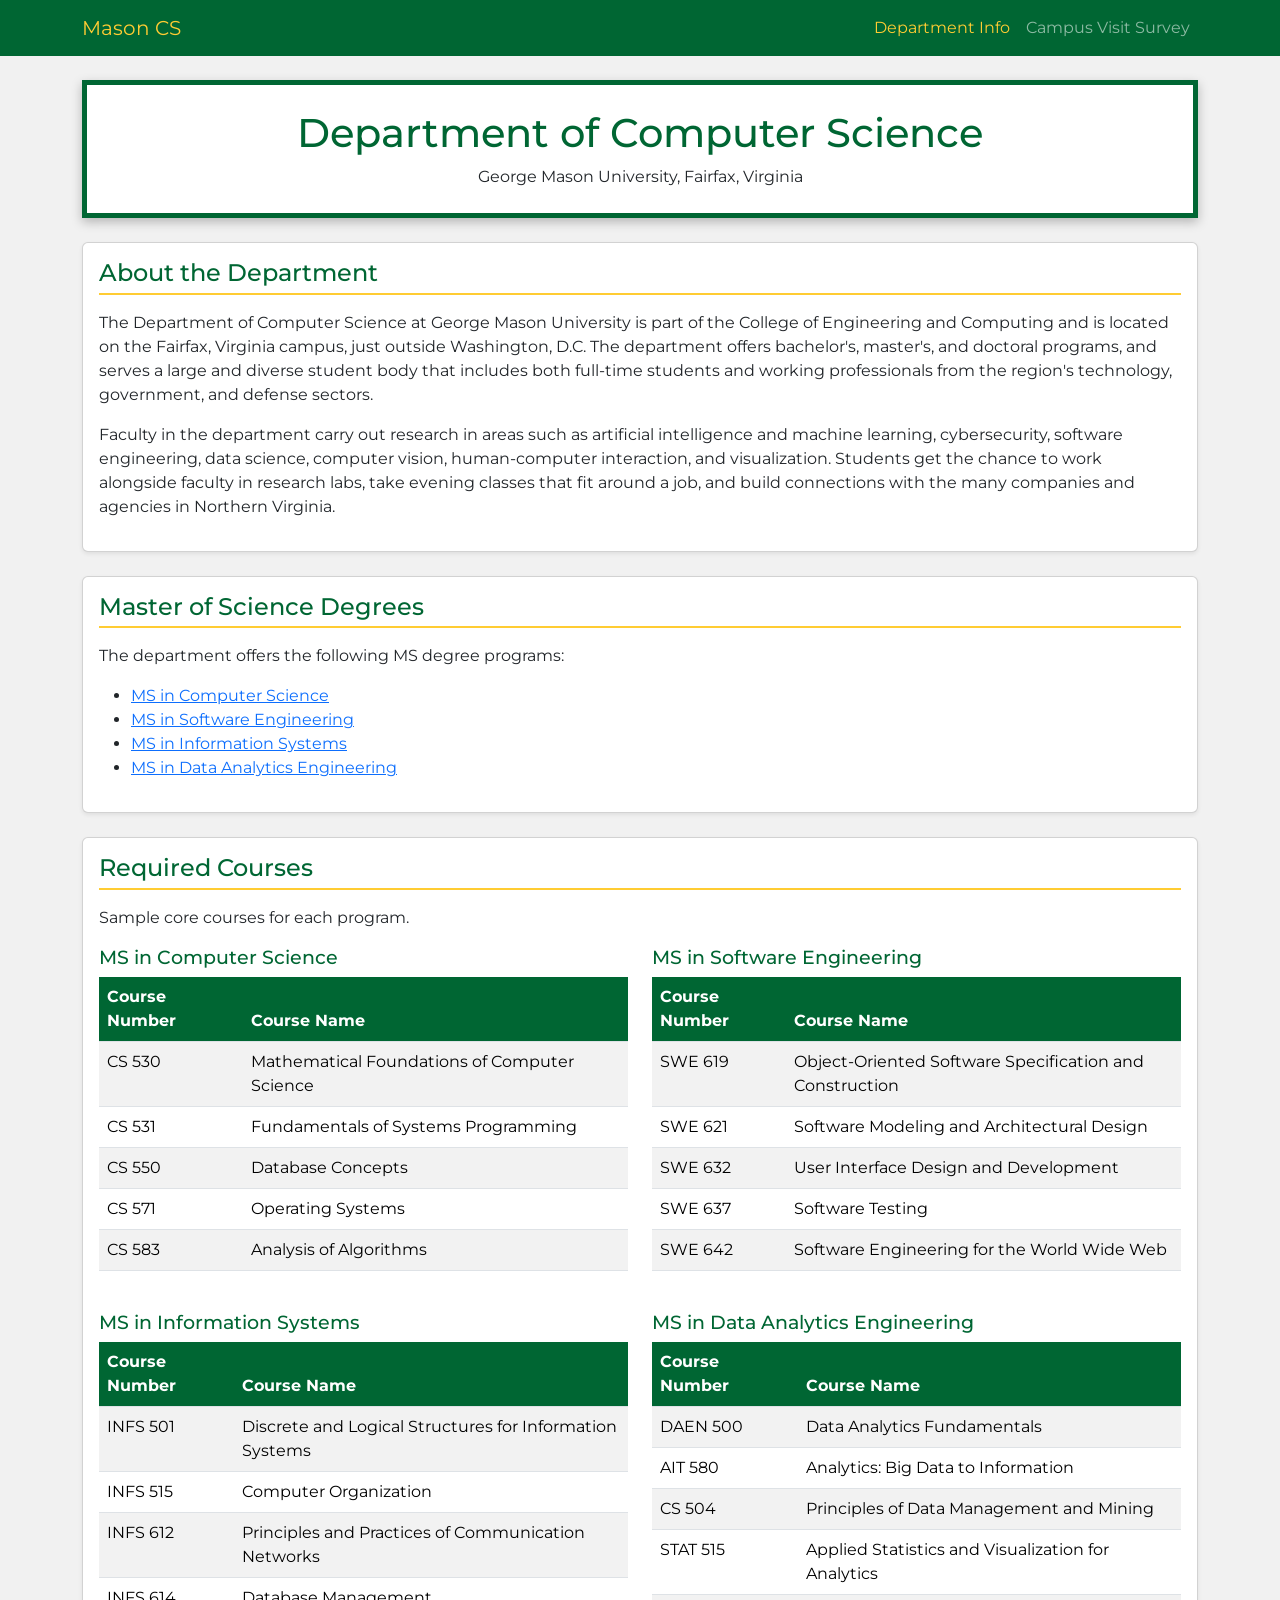
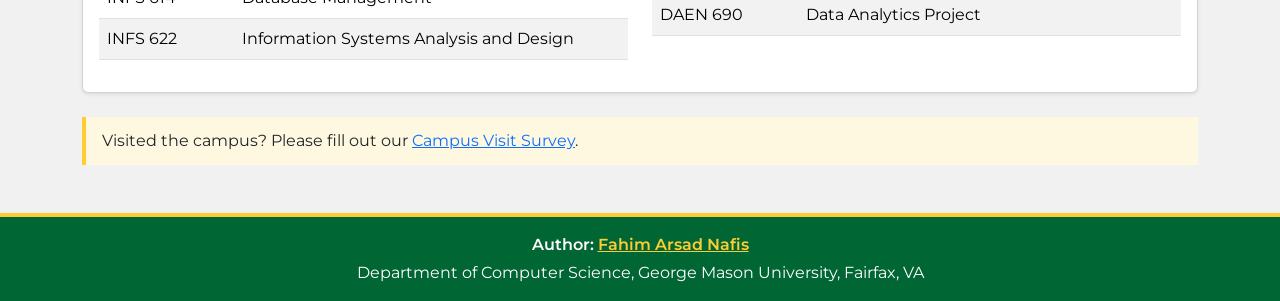
<file: 2/index.html>
<!DOCTYPE html>
<!--
Author: Fahim Arsad Nafis
Link: https://www.linkedin.com/in/fahim-arsad/
-->
<html lang="en">
<head>
<meta charset="utf-8">
<meta name="viewport" content="width=device-width, initial-scale=1">
<title>GMU Computer Science Department</title>
<link rel="stylesheet" href="https://cdn.jsdelivr.net/npm/bootstrap@5.3.3/dist/css/bootstrap.min.css">
<link rel="stylesheet" href="https://fonts.googleapis.com/css2?family=Montserrat:wght@400;500;600;700&display=swap">
<link rel="stylesheet" href="css/style.css">
</head>

<body>

<!-- navbar, the tabs switch the content below -->
<nav class="navbar navbar-expand-md navbar-dark bg-gmu-green sticky-top">
<div class="container">
<span class="navbar-brand text-gmu-gold">Mason CS</span>
<button class="navbar-toggler" type="button" data-bs-toggle="collapse" data-bs-target="#mainNav"
aria-controls="mainNav" aria-expanded="false" aria-label="Toggle navigation">
<span class="navbar-toggler-icon"></span>
</button>
<div class="collapse navbar-collapse" id="mainNav">
<ul class="navbar-nav ms-auto" role="tablist">
<li class="nav-item" role="presentation">
<button class="nav-link active" id="info-tab" type="button" role="tab"
data-bs-toggle="tab" data-bs-target="#info-pane" aria-controls="info-pane" aria-selected="true">Department Info</button>
</li>
<li class="nav-item" role="presentation">
<button class="nav-link" id="survey-tab" type="button" role="tab"
data-bs-toggle="tab" data-bs-target="#survey-pane" aria-controls="survey-pane" aria-selected="false">Campus Visit Survey</button>
</li>
</ul>
</div>
</div>
</nav>

<main class="container tab-content">

<!-- department info -->
<section class="tab-pane fade show active" id="info-pane" role="tabpanel" aria-labelledby="info-tab" tabindex="0">

<header class="page-header-box">
<h1>Department of Computer Science</h1>
<p class="mb-0">George Mason University, Fairfax, Virginia</p>
</header>

<section class="card shadow-sm mb-4">
<div class="card-body">
<h2>About the Department</h2>

<p>
The Department of Computer Science at George Mason University is part of the
College of Engineering and Computing and is located on the Fairfax, Virginia
campus, just outside Washington, D.C. The department offers bachelor's, master's,
and doctoral programs, and serves a large and diverse student body that includes
both full-time students and working professionals from the region's technology,
government, and defense sectors.
</p>

<p>
Faculty in the department carry out research in areas such as artificial
intelligence and machine learning, cybersecurity, software engineering, data
science, computer vision, human-computer interaction, and visualization. Students
get the chance to work alongside faculty in research labs, take evening classes
that fit around a job, and build connections with the many companies and agencies
in Northern Virginia.
</p>
</div>
</section>

<section class="card shadow-sm mb-4">
<div class="card-body">
<h2>Master of Science Degrees</h2>

<p>The department offers the following MS degree programs:</p>

<ul>
<li><a href="#ms-cs">MS in Computer Science</a></li>
<li><a href="#ms-swe">MS in Software Engineering</a></li>
<li><a href="#ms-isys">MS in Information Systems</a></li>
<li><a href="#ms-daen">MS in Data Analytics Engineering</a></li>
</ul>
</div>
</section>

<section class="card shadow-sm mb-4">
<div class="card-body">
<h2>Required Courses</h2>

<p>Sample core courses for each program.</p>

<div class="row g-4">

<div class="col-lg-6">
<h3 id="ms-cs">MS in Computer Science</h3>
<div class="table-responsive">
<table class="table table-striped table-hover course-table">
<thead>
<tr>
<th scope="col">Course Number</th>
<th scope="col">Course Name</th>
</tr>
</thead>
<tbody>
<tr><td>CS 530</td><td>Mathematical Foundations of Computer Science</td></tr>
<tr><td>CS 531</td><td>Fundamentals of Systems Programming</td></tr>
<tr><td>CS 550</td><td>Database Concepts</td></tr>
<tr><td>CS 571</td><td>Operating Systems</td></tr>
<tr><td>CS 583</td><td>Analysis of Algorithms</td></tr>
</tbody>
</table>
</div>
</div>

<div class="col-lg-6">
<h3 id="ms-swe">MS in Software Engineering</h3>
<div class="table-responsive">
<table class="table table-striped table-hover course-table">
<thead>
<tr>
<th scope="col">Course Number</th>
<th scope="col">Course Name</th>
</tr>
</thead>
<tbody>
<tr><td>SWE 619</td><td>Object-Oriented Software Specification and Construction</td></tr>
<tr><td>SWE 621</td><td>Software Modeling and Architectural Design</td></tr>
<tr><td>SWE 632</td><td>User Interface Design and Development</td></tr>
<tr><td>SWE 637</td><td>Software Testing</td></tr>
<tr><td>SWE 642</td><td>Software Engineering for the World Wide Web</td></tr>
</tbody>
</table>
</div>
</div>

<div class="col-lg-6">
<h3 id="ms-isys">MS in Information Systems</h3>
<div class="table-responsive">
<table class="table table-striped table-hover course-table">
<thead>
<tr>
<th scope="col">Course Number</th>
<th scope="col">Course Name</th>
</tr>
</thead>
<tbody>
<tr><td>INFS 501</td><td>Discrete and Logical Structures for Information Systems</td></tr>
<tr><td>INFS 515</td><td>Computer Organization</td></tr>
<tr><td>INFS 612</td><td>Principles and Practices of Communication Networks</td></tr>
<tr><td>INFS 614</td><td>Database Management</td></tr>
<tr><td>INFS 622</td><td>Information Systems Analysis and Design</td></tr>
</tbody>
</table>
</div>
</div>

<div class="col-lg-6">
<h3 id="ms-daen">MS in Data Analytics Engineering</h3>
<div class="table-responsive">
<table class="table table-striped table-hover course-table">
<thead>
<tr>
<th scope="col">Course Number</th>
<th scope="col">Course Name</th>
</tr>
</thead>
<tbody>
<tr><td>DAEN 500</td><td>Data Analytics Fundamentals</td></tr>
<tr><td>AIT 580</td><td>Analytics: Big Data to Information</td></tr>
<tr><td>CS 504</td><td>Principles of Data Management and Mining</td></tr>
<tr><td>STAT 515</td><td>Applied Statistics and Visualization for Analytics</td></tr>
<tr><td>DAEN 690</td><td>Data Analytics Project</td></tr>
</tbody>
</table>
</div>
</div>

</div>
</div>
</section>

<p class="gmu-highlight mb-5">
Visited the campus? Please fill out our <a href="#survey" id="surveyLink">Campus Visit Survey</a>.
</p>

</section>

<!-- survey -->
<section class="tab-pane fade" id="survey-pane" role="tabpanel" aria-labelledby="survey-tab" tabindex="0">

<header class="page-header-box">
<h1>CS Department Survey</h1>
<p class="mb-0">Tell us about your campus visit to George Mason University</p>
</header>

<div class="alert alert-success">
<p id="greeting" class="fw-bold mb-1">Welcome to SWE642 Survey</p>
<a href="#" id="changeName">Click here to enter your name.</a>
</div>

<div class="card shadow-sm mb-5">
<div class="card-body">

<p>Fields marked with <span class="required"></span> are required.</p>

<form id="surveyForm" action="#" method="post" autocomplete="on" novalidate>

<h2>Your Information</h2>

<div class="row g-3 mb-4">

<div class="col-md-6">
<label for="fullName" class="form-label required">Name</label>
<input type="text" class="form-control" id="fullName" name="fullName"
autocomplete="name" placeholder="e.g. John Smith" pattern="[A-Za-z]+( [A-Za-z]+)*"
title="Letters only" required autofocus>
</div>

<div class="col-md-6">
<label for="username" class="form-label required">Username</label>
<input type="text" class="form-control" id="username" name="username"
autocomplete="username" placeholder="e.g. jdoe" required>
</div>

<div class="col-md-6">
<label for="email" class="form-label required">E-mail</label>
<input type="email" class="form-control" id="email" name="email"
autocomplete="email" placeholder="jdoe@example.com" required>
</div>

<div class="col-md-6">
<label for="phone" class="form-label required">Telephone Number</label>
<input type="tel" class="form-control" id="phone" name="phone"
autocomplete="tel" placeholder="703-555-1234"
pattern="\d{3}-\d{3}-\d{4}" title="Format: 703-555-1234" required>
</div>

<div class="col-12">
<label for="street" class="form-label required">Street Address</label>
<input type="text" class="form-control" id="street" name="street"
autocomplete="street-address" placeholder="4400 University Dr" required>
</div>

<!-- city and state come from zipcodes.json -->
<div class="col-md-4">
<label for="zip" class="form-label required">Zip</label>
<input type="text" class="form-control" id="zip" name="zip"
autocomplete="postal-code" inputmode="numeric" maxlength="5" placeholder="22030"
pattern="\d{5}" title="5-digit zip, e.g. 22030" required>
<span id="zipMsg" class="text-danger small"></span>
</div>

<div class="col-md-5">
<span class="form-label d-block">City</span>
<span id="city" class="form-control readonly-box"></span>
</div>

<div class="col-md-3">
<span class="form-label d-block">State</span>
<span id="state" class="form-control readonly-box"></span>
</div>

<div class="col-md-6">
<label for="website" class="form-label">URL</label>
<input type="url" class="form-control" id="website" name="website"
autocomplete="url" placeholder="https://www.example.com">
</div>

<div class="col-md-6">
<label for="surveyDate" class="form-label required">Date of Survey</label>
<input type="date" class="form-control" id="surveyDate" name="surveyDate"
placeholder="mm/dd/yyyy" required>
</div>

<div class="col-md-6">
<label for="gradMonth" class="form-label required">High School Graduation Month</label>
<input type="text" class="form-control" id="gradMonth" name="gradMonth"
list="months" placeholder="Select a month" required>
<datalist id="months">
<option value="January">
<option value="February">
<option value="March">
<option value="April">
<option value="May">
<option value="June">
<option value="July">
<option value="August">
<option value="September">
<option value="October">
<option value="November">
<option value="December">
</datalist>
</div>

<div class="col-md-6">
<label for="gradYear" class="form-label required">Graduation Year</label>
<input type="text" class="form-control" id="gradYear" name="gradYear"
inputmode="numeric" maxlength="4" pattern="(19|20)\d{2}"
placeholder="e.g. 2024" title="Four-digit year, e.g. 2024" required>
</div>

</div>

<h2>Data</h2>

<div class="row g-3 mb-4">

<div class="col-12">
<label for="data" class="form-label required">Data</label>
<input type="text" class="form-control" id="data" name="data"
placeholder="e.g. 45, 78, 12, 90, 33, 61, 7, 100, 54, 26" required>
<div class="form-text">Enter at least ten numbers from 1 to 100, separated by commas.</div>
<div id="dataMsg" class="text-danger small"></div>
</div>

<div class="col-6">
<label for="average" class="form-label">Average</label>
<output id="average" class="form-control readonly-box" for="data"></output>
</div>

<div class="col-6">
<label for="maximum" class="form-label">Maximum</label>
<output id="maximum" class="form-control readonly-box" for="data"></output>
</div>

</div>

<h2>Your Visit</h2>

<div class="row g-4 mb-4">

<fieldset class="col-md-6">
<legend class="required">What did you like most about the campus? (pick at least two)</legend>
<div class="form-check">
<input class="form-check-input" type="checkbox" id="likeStudents" name="liked" value="students">
<label class="form-check-label" for="likeStudents">Students</label>
</div>
<div class="form-check">
<input class="form-check-input" type="checkbox" id="likeLocation" name="liked" value="location">
<label class="form-check-label" for="likeLocation">Location</label>
</div>
<div class="form-check">
<input class="form-check-input" type="checkbox" id="likeCampus" name="liked" value="campus">
<label class="form-check-label" for="likeCampus">Campus</label>
</div>
<div class="form-check">
<input class="form-check-input" type="checkbox" id="likeAtmosphere" name="liked" value="atmosphere">
<label class="form-check-label" for="likeAtmosphere">Atmosphere</label>
</div>
<div class="form-check">
<input class="form-check-input" type="checkbox" id="likeDorms" name="liked" value="dorm rooms">
<label class="form-check-label" for="likeDorms">Dorm Rooms</label>
</div>
<div class="form-check">
<input class="form-check-input" type="checkbox" id="likeSports" name="liked" value="sports">
<label class="form-check-label" for="likeSports">Sports</label>
</div>
</fieldset>

<fieldset class="col-md-6">
<legend class="required">How did you become interested in the university?</legend>
<div class="form-check">
<input class="form-check-input" type="radio" id="srcFriends" name="interest" value="friends" required>
<label class="form-check-label" for="srcFriends">Friends</label>
</div>
<div class="form-check">
<input class="form-check-input" type="radio" id="srcTelevision" name="interest" value="television">
<label class="form-check-label" for="srcTelevision">Television</label>
</div>
<div class="form-check">
<input class="form-check-input" type="radio" id="srcInternet" name="interest" value="internet">
<label class="form-check-label" for="srcInternet">Internet</label>
</div>
<div class="form-check">
<input class="form-check-input" type="radio" id="srcOther" name="interest" value="other">
<label class="form-check-label" for="srcOther">Other</label>
</div>
</fieldset>

<div class="col-md-6">
<label for="recommend" class="form-label required">How likely are you to recommend this school to other prospective students?</label>
<select class="form-select" id="recommend" name="recommend" required>
<option value="" disabled selected>Choose one...</option>
<option value="very likely">Very Likely</option>
<option value="likely">Likely</option>
<option value="unlikely">Unlikely</option>
</select>
</div>

<div class="col-12">
<label for="comments" class="form-label">Additional Comments</label>
<textarea class="form-control" id="comments" name="comments" rows="4"
placeholder="Anything else you'd like to share about your visit?"></textarea>
</div>

</div>

<button type="submit" id="submitBtn" class="btn gmu-btn">Submit Survey</button>
<button type="reset" class="btn btn-secondary">Reset</button>

</form>

</div>
</div>

</section>

</main>

<!-- footer -->
<footer class="site-footer bg-gmu-green text-white text-center py-3">
<p class="mb-1 fw-semibold">Author: <a href="https://www.linkedin.com/in/fahim-arsad/" target="_blank" rel="noopener">Fahim Arsad Nafis</a></p>
<p class="mb-0">Department of Computer Science, George Mason University, Fairfax, VA</p>
</footer>

<script src="https://cdn.jsdelivr.net/npm/bootstrap@5.3.3/dist/js/bootstrap.bundle.min.js"></script>
<script src="js/script.js"></script>
</body>
</html>
</file>
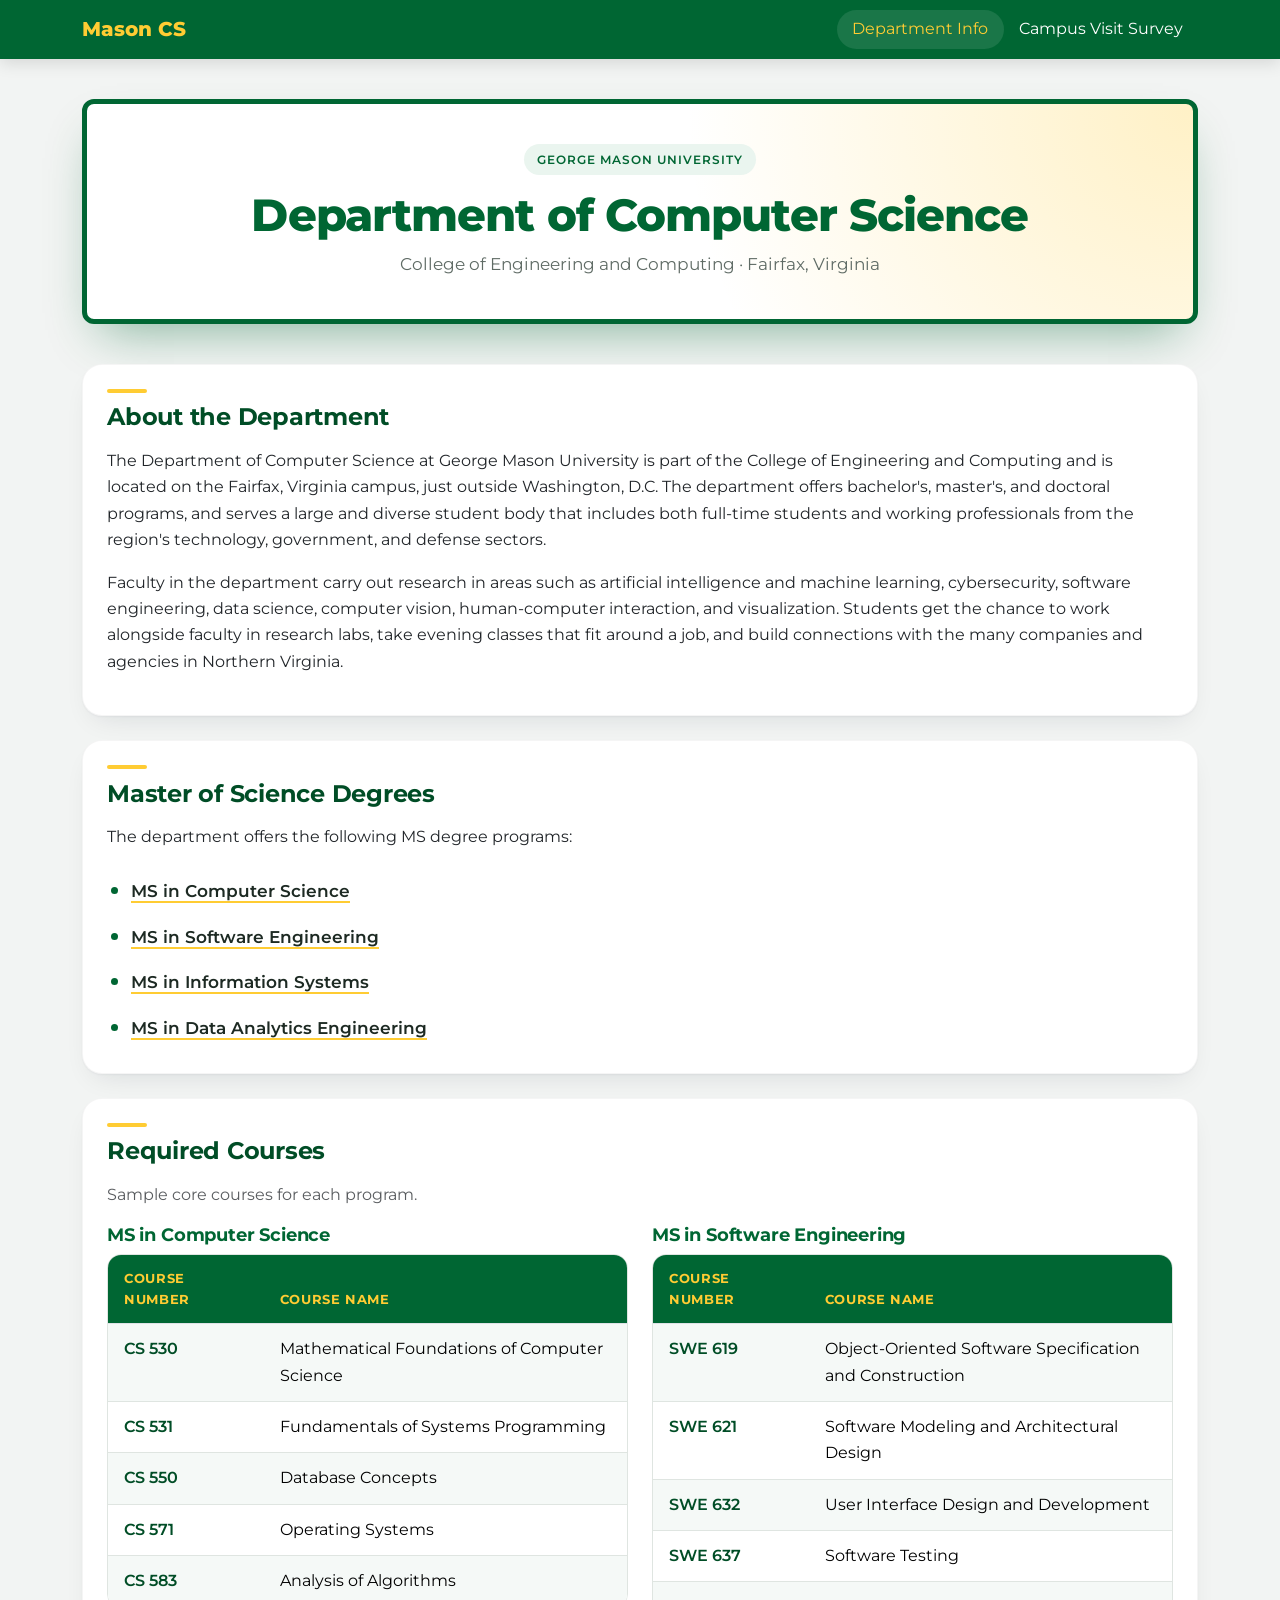
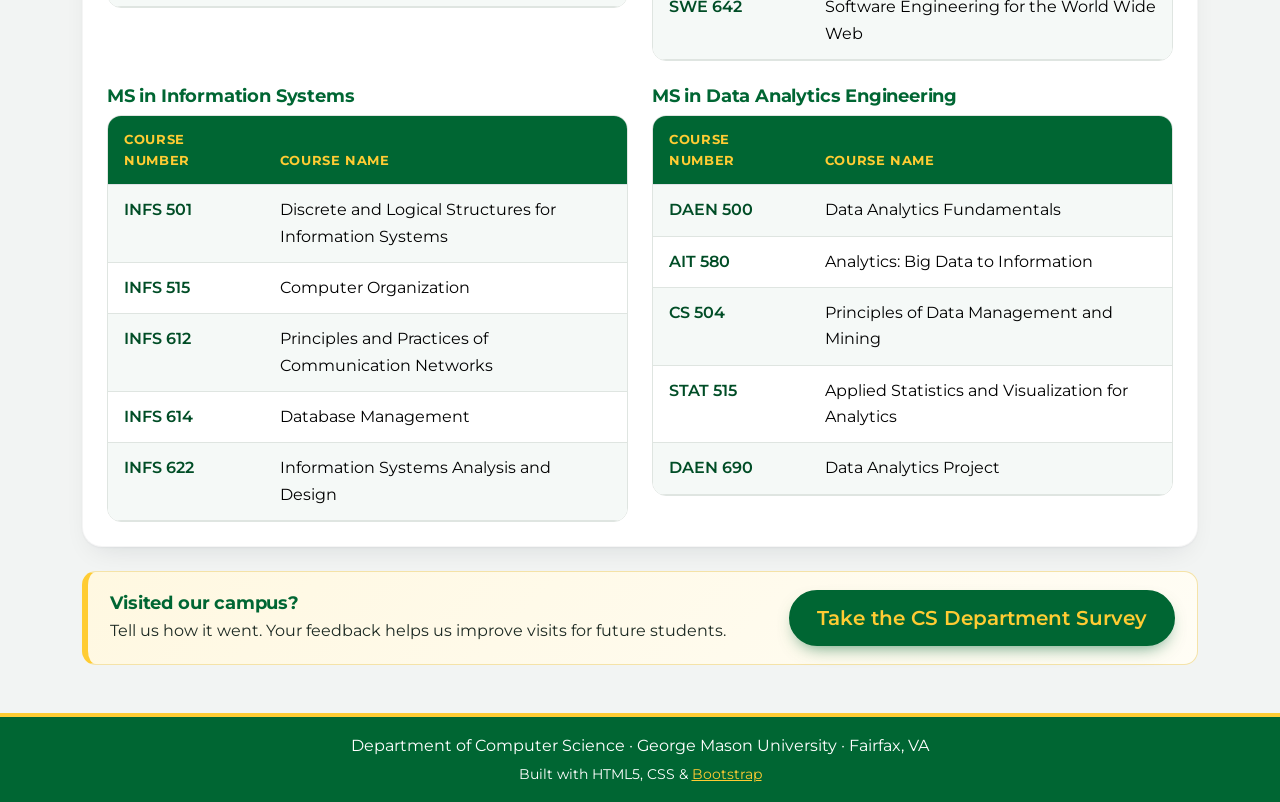
<file: Part2/index.html>
<!DOCTYPE html>
<html lang="en">
<head>
<meta charset="utf-8">
<meta name="viewport" content="width=device-width, initial-scale=1">
<title>GMU Computer Science Department</title>

<!-- bootstrap -->
<link rel="stylesheet" href="https://cdn.jsdelivr.net/npm/bootstrap@5.3.3/dist/css/bootstrap.min.css">

<!-- fonts -->
<link rel="stylesheet" href="https://fonts.googleapis.com/css2?family=Montserrat:wght@400;500;600;700;800&display=swap">

<!-- my styles -->
<link rel="stylesheet" href="css/style.css">
</head>

<body>

<!-- Navbar -->
<nav class="navbar navbar-expand-md navbar-dark bg-gmu-green sticky-top">
<div class="container">
<a class="navbar-brand text-gmu-gold" href="index.html">Mason CS</a>
<!-- menu button for small screens -->
<button class="navbar-toggler" type="button" data-bs-toggle="collapse" data-bs-target="#mainNav"
aria-controls="mainNav" aria-expanded="false" aria-label="Toggle navigation">
<span class="navbar-toggler-icon"></span>
</button>
<div class="collapse navbar-collapse" id="mainNav">
<ul class="navbar-nav ms-auto">
<li class="nav-item"><a class="nav-link active" aria-current="page" href="index.html">Department Info</a></li>
<li class="nav-item"><a class="nav-link" href="survey.html">Campus Visit Survey</a></li>
</ul>
</div>
</div>
</nav>

<main class="container">

<!-- heading box -->
<header class="page-header-box">
<span class="eyebrow">George Mason University</span>
<h1>Department of Computer Science</h1>
<p class="subtitle">College of Engineering and Computing &middot; Fairfax, Virginia</p>
</header>

<!-- About -->
<section class="card content-card mb-4">
<div class="card-body p-4">
<h2>About the Department</h2>

<p>
The Department of Computer Science at George Mason University is part of the
College of Engineering and Computing and is located on the Fairfax, Virginia
campus, just outside Washington, D.C. The department offers bachelor's, master's,
and doctoral programs, and serves a large and diverse student body that includes
both full-time students and working professionals from the region's technology,
government, and defense sectors.
</p>

<p>
Faculty in the department carry out research in areas such as artificial
intelligence and machine learning, cybersecurity, software engineering, data
science, computer vision, human-computer interaction, and visualization. Students
get the chance to work alongside faculty in research labs, take evening classes
that fit around a job, and build connections with the many companies and agencies
in Northern Virginia.
</p>
</div>
</section>

<!-- MS Degrees -->
<section class="card content-card mb-4">
<div class="card-body p-4">
<h2>Master of Science Degrees</h2>

<p>The department offers the following MS degree programs:</p>

<!-- links jump down to the course tables -->
<ul class="degree-list">
<li><a href="#ms-cs">MS in Computer Science</a></li>
<li><a href="#ms-swe">MS in Software Engineering</a></li>
<li><a href="#ms-isys">MS in Information Systems</a></li>
<li><a href="#ms-daen">MS in Data Analytics Engineering</a></li>
</ul>
</div>
</section>

<!-- Required courses -->
<section class="card content-card mb-4">
<div class="card-body p-4">
<h2>Required Courses</h2>

<p class="text-muted">Sample core courses for each program.</p>

<!-- 2 tables per row on bigger screens -->
<div class="row g-4">

<div class="col-lg-6">
<h3 id="ms-cs">MS in Computer Science</h3>
<div class="table-responsive">
<table class="table table-striped table-hover course-table">
<thead>
<tr>
<th scope="col">Course Number</th>
<th scope="col">Course Name</th>
</tr>
</thead>
<tbody>
<tr><td>CS 530</td><td>Mathematical Foundations of Computer Science</td></tr>
<tr><td>CS 531</td><td>Fundamentals of Systems Programming</td></tr>
<tr><td>CS 550</td><td>Database Concepts</td></tr>
<tr><td>CS 571</td><td>Operating Systems</td></tr>
<tr><td>CS 583</td><td>Analysis of Algorithms</td></tr>
</tbody>
</table>
</div>
</div>

<div class="col-lg-6">
<h3 id="ms-swe">MS in Software Engineering</h3>
<div class="table-responsive">
<table class="table table-striped table-hover course-table">
<thead>
<tr>
<th scope="col">Course Number</th>
<th scope="col">Course Name</th>
</tr>
</thead>
<tbody>
<tr><td>SWE 619</td><td>Object-Oriented Software Specification and Construction</td></tr>
<tr><td>SWE 621</td><td>Software Modeling and Architectural Design</td></tr>
<tr><td>SWE 632</td><td>User Interface Design and Development</td></tr>
<tr><td>SWE 637</td><td>Software Testing</td></tr>
<tr><td>SWE 642</td><td>Software Engineering for the World Wide Web</td></tr>
</tbody>
</table>
</div>
</div>

<div class="col-lg-6">
<h3 id="ms-isys">MS in Information Systems</h3>
<div class="table-responsive">
<table class="table table-striped table-hover course-table">
<thead>
<tr>
<th scope="col">Course Number</th>
<th scope="col">Course Name</th>
</tr>
</thead>
<tbody>
<tr><td>INFS 501</td><td>Discrete and Logical Structures for Information Systems</td></tr>
<tr><td>INFS 515</td><td>Computer Organization</td></tr>
<tr><td>INFS 612</td><td>Principles and Practices of Communication Networks</td></tr>
<tr><td>INFS 614</td><td>Database Management</td></tr>
<tr><td>INFS 622</td><td>Information Systems Analysis and Design</td></tr>
</tbody>
</table>
</div>
</div>

<div class="col-lg-6">
<h3 id="ms-daen">MS in Data Analytics Engineering</h3>
<div class="table-responsive">
<table class="table table-striped table-hover course-table">
<thead>
<tr>
<th scope="col">Course Number</th>
<th scope="col">Course Name</th>
</tr>
</thead>
<tbody>
<tr><td>DAEN 500</td><td>Data Analytics Fundamentals</td></tr>
<tr><td>AIT 580</td><td>Analytics: Big Data to Information</td></tr>
<tr><td>CS 504</td><td>Principles of Data Management and Mining</td></tr>
<tr><td>STAT 515</td><td>Applied Statistics and Visualization for Analytics</td></tr>
<tr><td>DAEN 690</td><td>Data Analytics Project</td></tr>
</tbody>
</table>
</div>
</div>

</div>
</div>
</section>

<!-- link to survey -->
<section class="gmu-highlight mb-5 d-flex flex-column flex-md-row align-items-md-center justify-content-between gap-3">
<div>
<h3 class="mb-1">Visited our campus?</h3>
<p class="mb-0">Tell us how it went. Your feedback helps us improve visits for future students.</p>
</div>
<a href="survey.html" class="btn gmu-btn btn-lg">Take the CS Department Survey</a>
</section>

</main>

<!-- Footer -->
<footer class="site-footer bg-gmu-green text-white text-center py-3">
<p class="mb-1">Department of Computer Science &middot; George Mason University &middot; Fairfax, VA</p>
<p class="mb-0 small">Built with HTML5, CSS &amp; <a href="https://getbootstrap.com/" target="_blank" rel="noopener">Bootstrap</a></p>
</footer>

<!-- bootstrap js for the mobile menu -->
<script src="https://cdn.jsdelivr.net/npm/bootstrap@5.3.3/dist/js/bootstrap.bundle.min.js"></script>
</body>
</html>
</file>
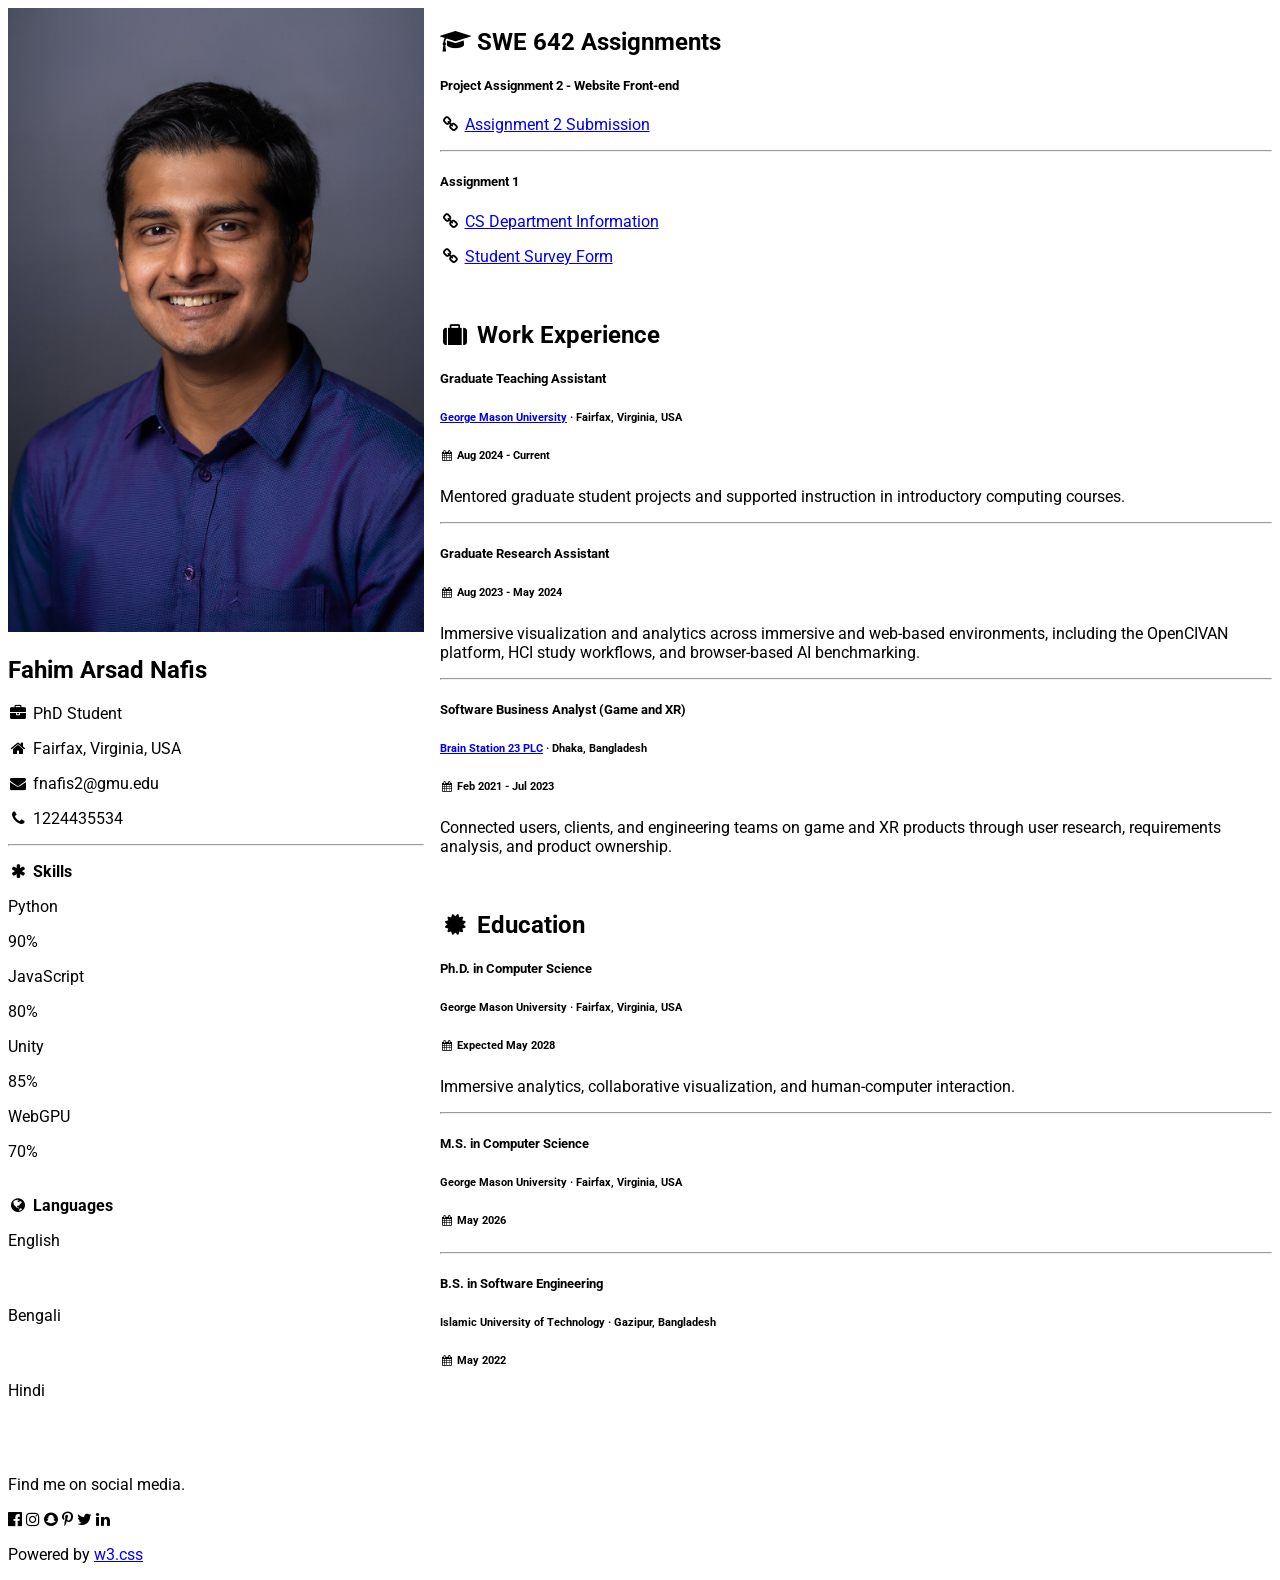
<file: 1/Part1/index.html>
<!DOCTYPE html>

<html>
<title>Fahim Arsad Nafis - CV</title>
<meta name="viewport" content="width=device-width, initial-scale=1">
<link rel="stylesheet" href="https://www.w3schools.com/w3css/5/w3.css">
<link rel="stylesheet" href="https://fonts.googleapis.com/css?family=Roboto">
<link rel="stylesheet" href="https://cdnjs.cloudflare.com/ajax/libs/font-awesome/4.7.0/css/font-awesome.min.css">

<style>
html,body,h1,h2,h3,h4,h5,h6 {
  font-family:"Roboto",sans-serif
}

.cv-grid {
  display:grid;
  grid-template-columns:1fr;
  gap:16px;
}

@media (min-width:601px) {
  .cv-grid {
    grid-template-columns:1fr 2fr;
  }
}
</style>

<body class="w3-light-grey">

<!-- Page Container -->

<main class="w3-content w3-margin-top" style="max-width:1400px">

<!-- Grid -->

<div class="cv-grid w3-padding">

<!-- Left Column -->

<div>

<div class="w3-white w3-text-grey w3-card-4">

<!-- swapped in my own photo -->
<img src="public/src/image/profile.jpg"
style="width:100%"
alt="Fahim Arsad Nafis">

<!-- moved name under the pic instead of on top of it -->
<div class="w3-container w3-text-black">
<h2>Fahim Arsad Nafis</h2>
</div>

<div class="w3-container">

<p>
<i class="fa fa-briefcase fa-fw w3-margin-right w3-large w3-text-teal"></i>
PhD Student
</p>

<p>
<i class="fa fa-home fa-fw w3-margin-right w3-large w3-text-teal"></i>
Fairfax, Virginia, USA
</p>

<!-- updated email -->
<p>
<i class="fa fa-envelope fa-fw w3-margin-right w3-large w3-text-teal"></i>
fnafis2@gmu.edu
</p>

<p>
<i class="fa fa-phone fa-fw w3-margin-right w3-large w3-text-teal"></i>
1224435534
</p>

<hr>

<p class="w3-large">
<b>
<i class="fa fa-asterisk fa-fw w3-margin-right w3-text-teal"></i>
Skills
</b>
</p>

<!-- my actual skills now, not the template ones -->
<p>Python</p>

<div class="w3-light-grey w3-round-xlarge w3-small">
<div class="w3-container w3-center w3-round-xlarge w3-teal"
style="width:90%">
90%
</div>
</div>

<p>JavaScript</p>

<div class="w3-light-grey w3-round-xlarge w3-small">
<div class="w3-container w3-center w3-round-xlarge w3-teal"
style="width:80%">
80%
</div>
</div>

<p>Unity</p>

<div class="w3-light-grey w3-round-xlarge w3-small">
<div class="w3-container w3-center w3-round-xlarge w3-teal"
style="width:85%">
85%
</div>
</div>

<p>WebGPU</p>

<div class="w3-light-grey w3-round-xlarge w3-small">
<div class="w3-container w3-center w3-round-xlarge w3-teal"
style="width:70%">
70%
</div>
</div>

<br>

<p class="w3-large">
<b>
<i class="fa fa-globe fa-fw w3-margin-right w3-text-teal"></i>
Languages
</b>
</p>

<!-- languages I actually speak -->
<p>English</p>

<div class="w3-light-grey w3-round-xlarge">
<div class="w3-round-xlarge w3-teal"
style="height:24px;width:100%">
</div>
</div>

<p>Bengali</p>

<div class="w3-light-grey w3-round-xlarge">
<div class="w3-round-xlarge w3-teal"
style="height:24px;width:100%">
</div>
</div>

<p>Hindi</p>

<div class="w3-light-grey w3-round-xlarge">
<div class="w3-round-xlarge w3-teal"
style="height:24px;width:60%">
</div>
</div>

<br>

</div>
</div>

</div>

<!-- Right Column -->

<div>

<!-- class assignment links -->
<section class="w3-container w3-card w3-white w3-margin-bottom">

<h2 class="w3-text-grey w3-padding-16">
<i class="fa fa-graduation-cap fa-fw w3-margin-right w3-xxlarge w3-text-teal"></i>
SWE 642 Assignments
</h2>

<div class="w3-container">

<h5 class="w3-opacity">
<b>Project Assignment 2 - Website Front-end</b>
</h5>

<p>
<i class="fa fa-link fa-fw w3-margin-right w3-text-teal"></i>
<a href="http://swe642-assignment2-fa-nafis.s3-website.us-east-2.amazonaws.com/" target="_blank">Assignment 2 Submission</a>
</p>

<hr>

<h5 class="w3-opacity">
<b>Assignment 1</b>
</h5>

<p>
<i class="fa fa-link fa-fw w3-margin-right w3-text-teal"></i>
<a href="http://gmu-cs-fnafis2.s3-website.us-east-2.amazonaws.com/" target="_blank">CS Department Information</a>
</p>

<p>
<i class="fa fa-link fa-fw w3-margin-right w3-text-teal"></i>
<a href="http://gmu-cs-fnafis2.s3-website.us-east-2.amazonaws.com/survey.html" target="_blank">Student Survey Form</a>
</p>

<br>

</div>

</section>

<!-- Work Experience -->

<section class="w3-container w3-card w3-white w3-margin-bottom">

<h2 class="w3-text-grey w3-padding-16">
<i class="fa fa-suitcase fa-fw w3-margin-right w3-xxlarge w3-text-teal"></i>
Work Experience
</h2>

<!-- GTA job first since its my current one -->
<div class="w3-container">

<h5 class="w3-opacity">
<b>Graduate Teaching Assistant</b>
</h5>

<h6 class="w3-text-teal">
<a href="https://www.gmu.edu/" target="_blank">George Mason University</a>
&middot; Fairfax, Virginia, USA
</h6>

<h6 class="w3-text-teal">
<i class="fa fa-calendar fa-fw w3-margin-right"></i>
Aug 2024 -
<span class="w3-tag w3-teal w3-round">Current</span>
</h6>

<p>
Mentored graduate student projects and supported instruction in
introductory computing courses.
</p>

<hr>

</div>

<div class="w3-container">

<h5 class="w3-opacity">
<b>Graduate Research Assistant</b>
</h5>

<!-- added dates for this one, was missing before -->
<h6 class="w3-text-teal">
<i class="fa fa-calendar fa-fw w3-margin-right"></i>
Aug 2023 - May 2024
</h6>

<p>
Immersive visualization and analytics across immersive and web-based
environments, including the OpenCIVAN platform, HCI study workflows,
and browser-based AI benchmarking.
</p>

<hr>

</div>

<div class="w3-container">

<!-- old job before grad school -->
<h5 class="w3-opacity">
<b>Software Business Analyst (Game and XR)</b>
</h5>

<h6 class="w3-text-teal">
<a href="https://brainstation-23.com/" target="_blank">Brain Station 23 PLC</a>
&middot; Dhaka, Bangladesh
</h6>

<h6 class="w3-text-teal">
<i class="fa fa-calendar fa-fw w3-margin-right"></i>
Feb 2021 - Jul 2023
</h6>

<p>
Connected users, clients, and engineering teams on game and XR
products through user research, requirements analysis, and product
ownership.
</p>

<br>

</div>

</section>

<!-- my real schools now -->
<!-- Education -->

<section class="w3-container w3-card w3-white">

<h2 class="w3-text-grey w3-padding-16">
<i class="fa fa-certificate fa-fw w3-margin-right w3-xxlarge w3-text-teal"></i>
Education
</h2>

<div class="w3-container">

<h5 class="w3-opacity">
<b>Ph.D. in Computer Science</b>
</h5>

<h6 class="w3-text-teal">
George Mason University &middot; Fairfax, Virginia, USA
</h6>

<h6 class="w3-text-teal">
<i class="fa fa-calendar fa-fw w3-margin-right"></i>
Expected May 2028
</h6>

<p>
Immersive analytics, collaborative visualization, and
human-computer interaction.
</p>

<hr>

</div>

<div class="w3-container">

<h5 class="w3-opacity">
<b>M.S. in Computer Science</b>
</h5>

<h6 class="w3-text-teal">
George Mason University &middot; Fairfax, Virginia, USA
</h6>

<h6 class="w3-text-teal">
<i class="fa fa-calendar fa-fw w3-margin-right"></i>
May 2026
</h6>

<hr>

</div>

<div class="w3-container">

<h5 class="w3-opacity">
<b>B.S. in Software Engineering</b>
</h5>

<h6 class="w3-text-teal">
Islamic University of Technology &middot; Gazipur, Bangladesh
</h6>

<h6 class="w3-text-teal">
<i class="fa fa-calendar fa-fw w3-margin-right"></i>
May 2022
</h6>

<br>

</div>

</section>

</div>

<!-- End Grid -->

</div>

</main>

<!-- Footer -->

<footer class="w3-container w3-teal w3-center w3-margin-top">

<p>Find me on social media.</p>

<i class="fa fa-facebook-official w3-hover-opacity"></i> <i class="fa fa-instagram w3-hover-opacity"></i> <i class="fa fa-snapchat w3-hover-opacity"></i> <i class="fa fa-pinterest-p w3-hover-opacity"></i> <i class="fa fa-twitter w3-hover-opacity"></i> <i class="fa fa-linkedin w3-hover-opacity"></i>

<p>
Powered by
<a href="https://www.w3schools.com/w3css/default.asp"
target="_blank">
w3.css
</a>
</p>

</footer>

</body>
</html>
</file>
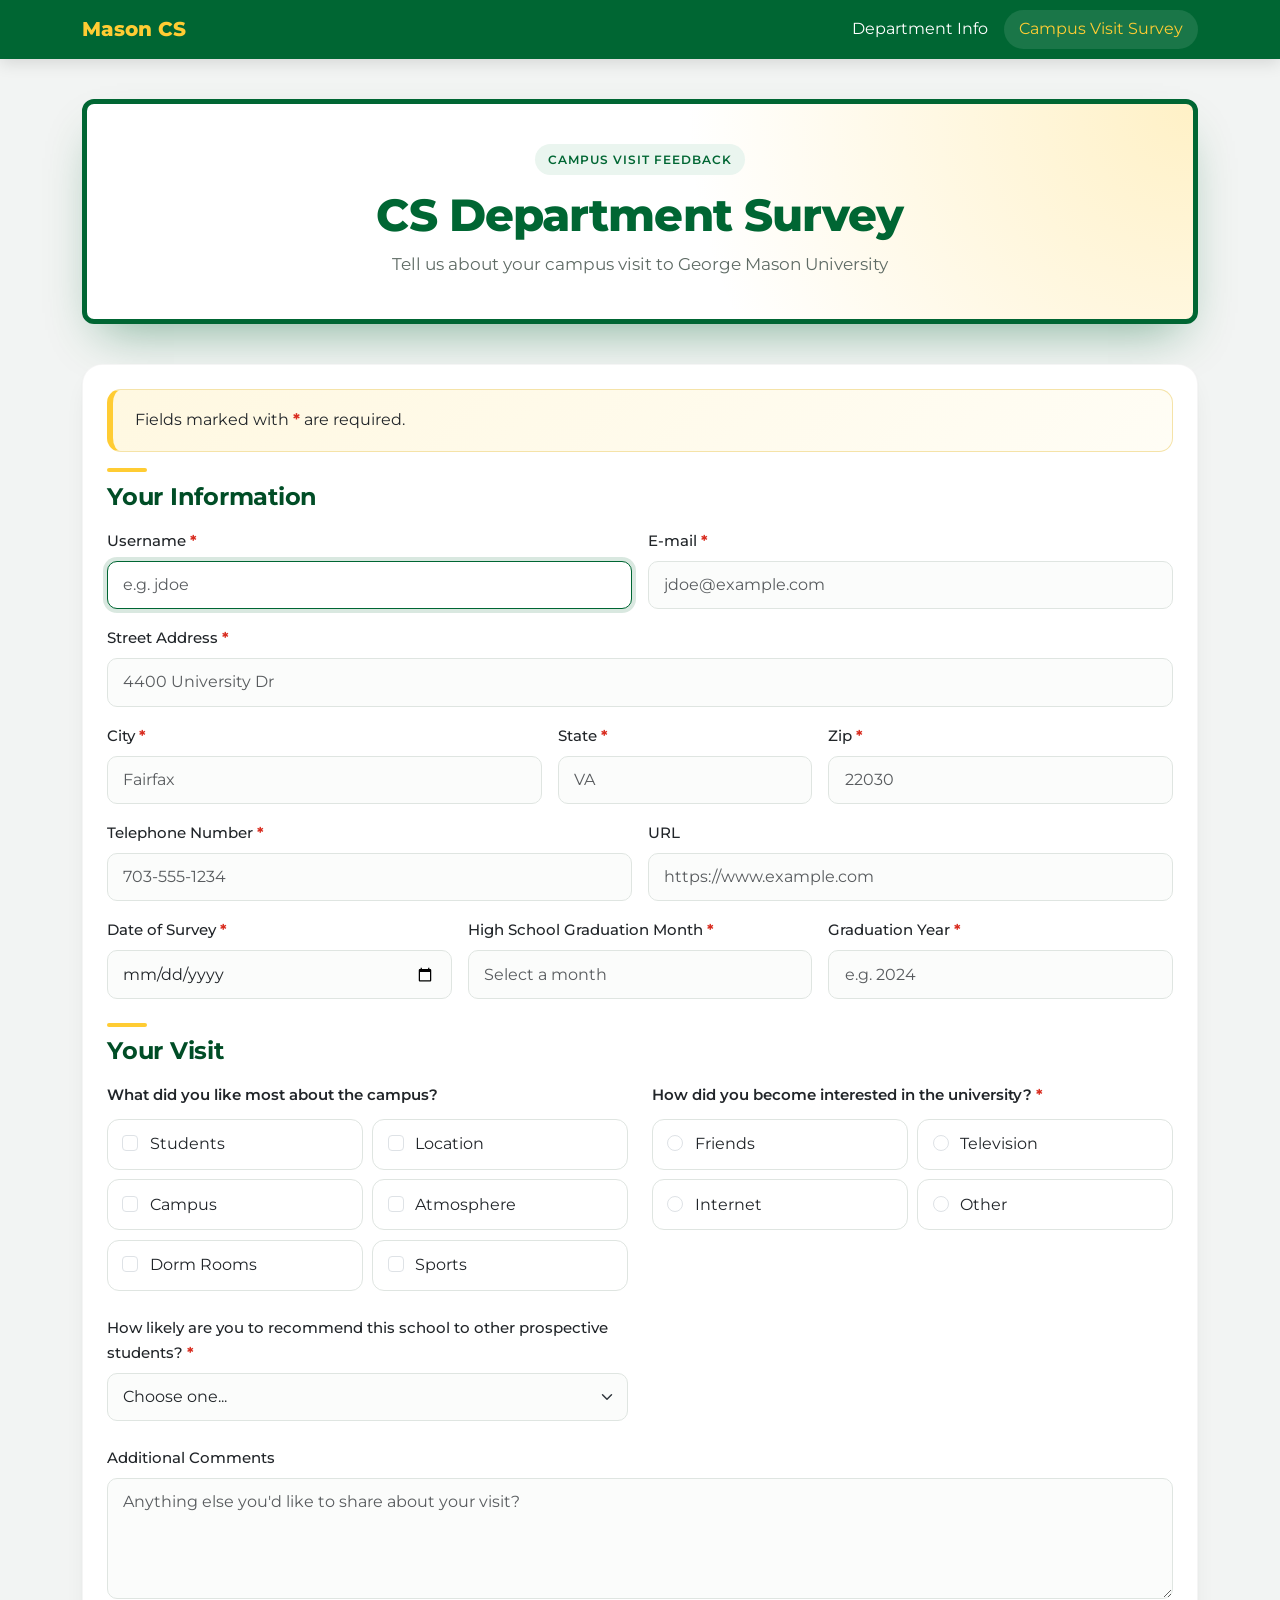
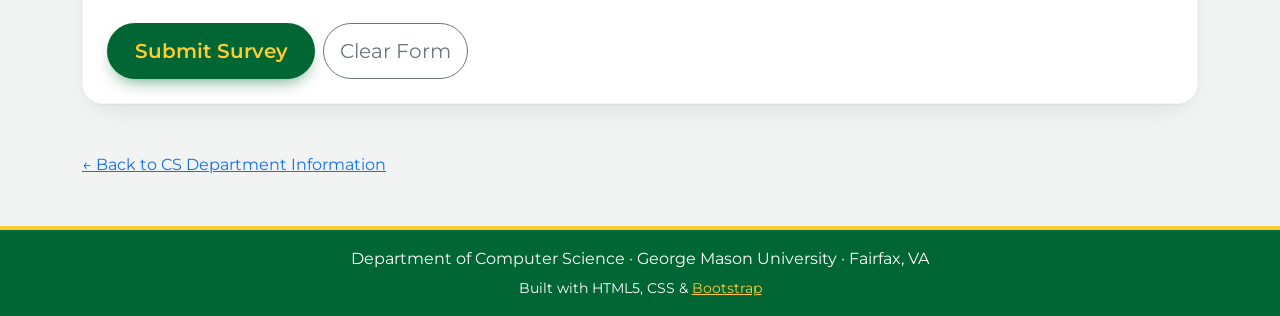
<file: Part2/survey.html>
<!DOCTYPE html>
<html lang="en">
<head>
<meta charset="utf-8">
<meta name="viewport" content="width=device-width, initial-scale=1">
<title>CS Department Survey - GMU</title>

<!-- bootstrap -->
<link rel="stylesheet" href="https://cdn.jsdelivr.net/npm/bootstrap@5.3.3/dist/css/bootstrap.min.css">

<!-- fonts -->
<link rel="stylesheet" href="https://fonts.googleapis.com/css2?family=Montserrat:wght@400;500;600;700;800&display=swap">

<!-- my styles -->
<link rel="stylesheet" href="css/style.css">
</head>

<body>

<!-- Navbar -->
<nav class="navbar navbar-expand-md navbar-dark bg-gmu-green sticky-top">
<div class="container">
<a class="navbar-brand text-gmu-gold" href="index.html">Mason CS</a>
<button class="navbar-toggler" type="button" data-bs-toggle="collapse" data-bs-target="#mainNav"
aria-controls="mainNav" aria-expanded="false" aria-label="Toggle navigation">
<span class="navbar-toggler-icon"></span>
</button>
<div class="collapse navbar-collapse" id="mainNav">
<ul class="navbar-nav ms-auto">
<li class="nav-item"><a class="nav-link" href="index.html">Department Info</a></li>
<li class="nav-item"><a class="nav-link active" aria-current="page" href="survey.html">Campus Visit Survey</a></li>
</ul>
</div>
</div>
</nav>

<main class="container">

<!-- heading box -->
<header class="page-header-box">
<span class="eyebrow">Campus Visit Feedback</span>
<h1>CS Department Survey</h1>
<p class="subtitle">Tell us about your campus visit to George Mason University</p>
</header>

<div class="card content-card mb-5">
<div class="card-body p-4">

<p class="gmu-highlight">
Fields marked with <span class="required"></span> are required.
</p>

<!-- autocomplete on for the whole form -->
<form action="#" method="post" autocomplete="on">

<!-- Contact info -->
<h2>Your Information</h2>

<div class="row g-3 mb-4">

<div class="col-md-6">
<label for="username" class="form-label required">Username</label>
<!-- autofocus so the user can start typing right away -->
<input type="text" class="form-control" id="username" name="username"
autocomplete="username" placeholder="e.g. jdoe" required autofocus>
</div>

<div class="col-md-6">
<label for="email" class="form-label required">E-mail</label>
<input type="email" class="form-control" id="email" name="email"
autocomplete="email" placeholder="jdoe@example.com" required>
</div>

<div class="col-12">
<label for="street" class="form-label required">Street Address</label>
<input type="text" class="form-control" id="street" name="street"
autocomplete="street-address" placeholder="4400 University Dr" required>
</div>

<div class="col-md-5">
<label for="city" class="form-label required">City</label>
<input type="text" class="form-control" id="city" name="city"
autocomplete="address-level2" placeholder="Fairfax" required>
</div>

<div class="col-md-3">
<label for="state" class="form-label required">State</label>
<input type="text" class="form-control" id="state" name="state"
autocomplete="address-level1" placeholder="VA" maxlength="2"
pattern="[A-Za-z]{2}" title="Two-letter state code, e.g. VA" required>
</div>

<div class="col-md-4">
<label for="zip" class="form-label required">Zip</label>
<input type="text" class="form-control" id="zip" name="zip"
autocomplete="postal-code" inputmode="numeric" placeholder="22030"
pattern="\d{5}(-\d{4})?" title="5-digit zip, e.g. 22030 or 22030-4444" required>
</div>

<div class="col-md-6">
<label for="phone" class="form-label required">Telephone Number</label>
<input type="tel" class="form-control" id="phone" name="phone"
autocomplete="tel" placeholder="703-555-1234"
pattern="\d{3}-\d{3}-\d{4}" title="Format: 703-555-1234" required>
</div>

<div class="col-md-6">
<label for="website" class="form-label">URL</label>
<input type="url" class="form-control" id="website" name="website"
autocomplete="url" placeholder="https://www.example.com">
</div>

<div class="col-md-4">
<label for="surveyDate" class="form-label required">Date of Survey</label>
<input type="date" class="form-control" id="surveyDate" name="surveyDate"
placeholder="mm/dd/yyyy" required>
</div>

<!-- datalist for grad month, then year -->
<div class="col-md-4">
<label for="gradMonth" class="form-label required">High School Graduation Month</label>
<input type="text" class="form-control" id="gradMonth" name="gradMonth"
list="months" placeholder="Select a month" required>
<datalist id="months">
<option value="January">
<option value="February">
<option value="March">
<option value="April">
<option value="May">
<option value="June">
<option value="July">
<option value="August">
<option value="September">
<option value="October">
<option value="November">
<option value="December">
</datalist>
</div>

<div class="col-md-4">
<label for="gradYear" class="form-label required">Graduation Year</label>
<input type="text" class="form-control" id="gradYear" name="gradYear"
inputmode="numeric" maxlength="4" pattern="(19|20)\d{2}"
placeholder="e.g. 2024" title="Four-digit year, e.g. 2024" required>
</div>

</div>

<!-- Visit feedback -->
<h2>Your Visit</h2>

<div class="row g-4 mb-4">

<!-- checkboxes, label for= makes the text clickable -->
<fieldset class="col-md-6">
<legend>What did you like most about the campus?</legend>
<div class="option-grid">

<div class="form-check">
<input class="form-check-input" type="checkbox" id="likeStudents" name="liked" value="students">
<label class="form-check-label" for="likeStudents">Students</label>
</div>
<div class="form-check">
<input class="form-check-input" type="checkbox" id="likeLocation" name="liked" value="location">
<label class="form-check-label" for="likeLocation">Location</label>
</div>
<div class="form-check">
<input class="form-check-input" type="checkbox" id="likeCampus" name="liked" value="campus">
<label class="form-check-label" for="likeCampus">Campus</label>
</div>
<div class="form-check">
<input class="form-check-input" type="checkbox" id="likeAtmosphere" name="liked" value="atmosphere">
<label class="form-check-label" for="likeAtmosphere">Atmosphere</label>
</div>
<div class="form-check">
<input class="form-check-input" type="checkbox" id="likeDorms" name="liked" value="dorm rooms">
<label class="form-check-label" for="likeDorms">Dorm Rooms</label>
</div>
<div class="form-check">
<input class="form-check-input" type="checkbox" id="likeSports" name="liked" value="sports">
<label class="form-check-label" for="likeSports">Sports</label>
</div>
</div>
</fieldset>

<!-- radios, required on one makes the whole group required -->
<fieldset class="col-md-6">
<legend class="required">How did you become interested in the university?</legend>
<div class="option-grid">

<div class="form-check">
<input class="form-check-input" type="radio" id="srcFriends" name="interest" value="friends" required>
<label class="form-check-label" for="srcFriends">Friends</label>
</div>
<div class="form-check">
<input class="form-check-input" type="radio" id="srcTelevision" name="interest" value="television">
<label class="form-check-label" for="srcTelevision">Television</label>
</div>
<div class="form-check">
<input class="form-check-input" type="radio" id="srcInternet" name="interest" value="internet">
<label class="form-check-label" for="srcInternet">Internet</label>
</div>
<div class="form-check">
<input class="form-check-input" type="radio" id="srcOther" name="interest" value="other">
<label class="form-check-label" for="srcOther">Other</label>
</div>
</div>
</fieldset>

<div class="col-md-6">
<label for="recommend" class="form-label required">How likely are you to recommend this school to other prospective students?</label>
<!-- dropdown for recommend question -->
<select class="form-select" id="recommend" name="recommend" required>
<option value="" disabled selected>Choose one...</option>
<option value="very likely">Very Likely</option>
<option value="likely">Likely</option>
<option value="unlikely">Unlikely</option>
</select>
</div>

<div class="col-12">
<label for="comments" class="form-label">Additional Comments</label>
<textarea class="form-control" id="comments" name="comments" rows="4"
placeholder="Anything else you'd like to share about your visit?"></textarea>
</div>

</div>

<!-- submit and reset buttons -->
<div class="d-flex flex-wrap gap-2">
<button type="submit" class="btn gmu-btn btn-lg">Submit Survey</button>
<button type="reset" class="btn btn-outline-secondary btn-lg">Clear Form</button>
</div>

</form>

</div>
</div>

<p class="mb-5"><a href="index.html">&larr; Back to CS Department Information</a></p>

</main>

<!-- Footer -->
<footer class="site-footer bg-gmu-green text-white text-center py-3">
<p class="mb-1">Department of Computer Science &middot; George Mason University &middot; Fairfax, VA</p>
<p class="mb-0 small">Built with HTML5, CSS &amp; <a href="https://getbootstrap.com/" target="_blank" rel="noopener">Bootstrap</a></p>
</footer>

<script src="https://cdn.jsdelivr.net/npm/bootstrap@5.3.3/dist/js/bootstrap.bundle.min.js"></script>
<script>
window.addEventListener("pageshow", function () {
  document.getElementById("username").focus();
});
</script>
</body>
</html>
</file>
<file: 2/css/style.css>
/*
Author: Fahim Arsad Nafis
Link: https://www.linkedin.com/in/fahim-arsad/
SWE 642 - Assignment 2
*/

:root {
  --gmu-green: #006633;
  --gmu-gold: #FFCC33;
}

body {
  background-color: #f1f1f1;
  font-family: "Montserrat", sans-serif;
}

h1 {
  color: #006633;
}

h2 {
  color: var(--gmu-green);
  font-size: 1.5rem;
  border-bottom: 2px solid var(--gmu-gold);
  padding-bottom: 0.3rem;
  margin-bottom: 1rem;
}

h3 {
  color: var(--gmu-green);
  font-size: 1.2rem;
  scroll-margin-top: 70px;
}

/* box around the page heading */
.page-header-box {
  background-color: #fff;
  border: 5px solid #006633;
  box-shadow: 0 4px 10px rgba(0, 0, 0, 0.25);
  padding: 1.5rem;
  margin: 1.5rem 0;
  text-align: center;
}

.gmu-highlight {
  background-color: #fff8e1;
  border-left: 4px solid var(--gmu-gold);
  padding: 0.75rem 1rem;
}

.bg-gmu-green {
  background-color: var(--gmu-green) !important;
}

.text-gmu-gold {
  color: var(--gmu-gold) !important;
}

.gmu-btn {
  background-color: var(--gmu-green);
  color: #fff;
}

.gmu-btn:hover {
  background-color: #004d26;
  color: var(--gmu-gold);
}

.navbar .nav-link.active,
.navbar .nav-link:hover {
  color: var(--gmu-gold);
}

.course-table thead th {
  background-color: var(--gmu-green);
  color: #fff;
}

.required::after {
  content: " *";
  color: red;
}

legend {
  font-size: 1rem;
}

.form-control:focus,
.form-select:focus {
  border-color: var(--gmu-green);
  box-shadow: 0 0 0 0.2rem rgba(0, 102, 51, 0.25);
}

.form-check-input:checked {
  background-color: var(--gmu-green);
  border-color: var(--gmu-green);
}

/* city, state, average and max are filled in by script.js */
.readonly-box {
  min-height: 38px;
  background-color: #e9ecef;
}

.site-footer {
  border-top: 4px solid var(--gmu-gold);
}

.site-footer a {
  color: var(--gmu-gold);
}
</file>
<file: Part2/css/style.css>
/* SWE 642 - Assignment 1 Part 2 */
/* custom styles on top of bootstrap, using GMU green + gold */

:root {
  --gmu-green: #006633;
  --gmu-green-dark: #004d26;
  --gmu-green-soft: #eaf5ef;
  --gmu-gold: #FFCC33;
  --page-gray: #f2f4f3;
  --ink: #1d2a23;
  --muted: #5f6b65;
  --line: #dfe5e1;
}

html {
  scroll-behavior: smooth;
}

/* light gray page background */
body {
  background-color: var(--page-gray);
  font-family: "Montserrat", system-ui, sans-serif;
  color: var(--ink);
  line-height: 1.65;
}

h1, h2, h3, h4, h5, h6 {
  font-family: "Montserrat", sans-serif;
  letter-spacing: -0.01em;
}

/* required rule: h1 in GMU green */
h1 {
  color: #006633;
  font-weight: 800;
}

/* small gold bar above section titles */
h2 {
  color: var(--gmu-green-dark);
  font-size: 1.5rem;
  font-weight: 700;
  margin-bottom: 1rem;
}

h2::before {
  content: "";
  display: block;
  width: 40px;
  height: 4px;
  border-radius: 4px;
  background-color: var(--gmu-gold);
  margin-bottom: 0.65rem;
}

h3 {
  font-size: 1.15rem;
  font-weight: 700;
  color: var(--gmu-green);
  scroll-margin-top: 90px;
}

/* heading box at the top of each page */
.page-header-box {
  border: 5px solid #006633;
  border-radius: 12px;
  box-shadow: 0 24px 48px -18px rgba(0, 102, 51, 0.45);
  background: radial-gradient(circle at 100% 0%, rgba(255, 204, 51, 0.28), transparent 45%), #fff;
  padding: 2.5rem 1.5rem;
  margin: 2.5rem 0;
  text-align: center;
}

.page-header-box h1 {
  font-size: clamp(1.9rem, 4.5vw, 2.8rem);
  letter-spacing: -0.02em;
  margin-bottom: 0.5rem;
}

.page-header-box .subtitle {
  font-size: 1.05rem;
  color: var(--muted);
  margin-bottom: 0;
}

.eyebrow {
  display: inline-block;
  background-color: var(--gmu-green-soft);
  color: var(--gmu-green);
  font-size: 0.75rem;
  font-weight: 600;
  letter-spacing: 0.08em;
  text-transform: uppercase;
  padding: 0.35rem 0.85rem;
  border-radius: 999px;
  margin-bottom: 0.9rem;
}

/* custom class - works on any element to call it out */
.gmu-highlight {
  background: linear-gradient(135deg, #fff8e1, #fffdf5);
  border: 1px solid #f5e3a8;
  border-left: 6px solid var(--gmu-gold);
  padding: 1.1rem 1.4rem;
  border-radius: 14px;
}

/* utility classes for the school colors */
.bg-gmu-green {
  background-color: var(--gmu-green) !important;
}

.text-gmu-gold {
  color: var(--gmu-gold) !important;
}

/* green/gold button */
.gmu-btn {
  background-color: var(--gmu-green);
  color: var(--gmu-gold);
  border: 2px solid var(--gmu-green);
  border-radius: 999px;
  padding: 0.7rem 1.6rem;
  font-weight: 600;
  box-shadow: 0 8px 18px -8px rgba(0, 102, 51, 0.7);
  transition: all 0.2s ease;
}

.gmu-btn:hover,
.gmu-btn:focus {
  background-color: var(--gmu-gold);
  color: var(--gmu-green);
  border-color: var(--gmu-gold);
  transform: translateY(-2px);
}

/* navbar */
.navbar {
  box-shadow: 0 4px 16px rgba(0, 0, 0, 0.12);
}

.navbar-brand {
  font-family: "Montserrat", sans-serif;
  font-weight: 800;
}

.navbar .nav-link {
  color: #fff;
  border-radius: 999px;
  padding: 0.4rem 0.95rem !important;
  transition: background-color 0.2s ease;
}

.navbar .nav-link:hover,
.navbar .nav-link.active {
  color: var(--gmu-gold);
  background-color: rgba(255, 255, 255, 0.1);
}

/* white content cards */
.content-card {
  --bs-card-border-radius: 20px;
  background-color: #fff;
  border: 1px solid rgba(0, 0, 0, 0.04);
  box-shadow: 0 1px 2px rgba(16, 24, 40, 0.04), 0 12px 28px -12px rgba(16, 24, 40, 0.12);
}

/* degree list with green bullets */
.degree-list {
  list-style-type: disc;
  padding-left: 1.5rem;
  margin: 0;
}

.degree-list li {
  padding: 0.4rem 0;
  font-size: 1.05rem;
}

.degree-list li::marker {
  color: var(--gmu-green);
  font-size: 1.2em;
}

.degree-list a {
  color: var(--ink);
  font-weight: 600;
  text-decoration: none;
  border-bottom: 2px solid var(--gmu-gold);
  transition: color 0.2s ease;
}

.degree-list a:hover {
  color: var(--gmu-green);
}

/* course tables */
.table-responsive {
  border: 1px solid var(--line);
  border-radius: 14px;
}

.course-table {
  --bs-table-striped-bg: #f5f9f7;
  --bs-table-hover-bg: #fff6d6;
  margin-bottom: 0;
}

.course-table thead th {
  background-color: var(--gmu-green);
  color: var(--gmu-gold);
  font-size: 0.8rem;
  text-transform: uppercase;
  letter-spacing: 0.05em;
  padding: 0.8rem 1rem;
}

.course-table td {
  padding: 0.75rem 1rem;
  border-color: var(--line);
}

.course-table td:first-child {
  font-weight: 600;
  color: var(--gmu-green-dark);
  white-space: nowrap;
  width: 30%;
}

/* survey form */

/* asterisk on required labels */
.required::after {
  content: " *";
  color: #d92d20;
  font-weight: bold;
}

.form-label {
  font-weight: 500;
  font-size: 0.95rem;
}

.form-control,
.form-select {
  padding: 0.7rem 0.95rem;
  border: 1.5px solid var(--line);
  border-radius: 10px;
  background-color: #fbfcfb;
  transition: border-color 0.2s ease, box-shadow 0.2s ease;
}

.form-control:focus,
.form-select:focus {
  background-color: #fff;
  border-color: var(--gmu-green);
  box-shadow: 0 0 0 4px rgba(0, 102, 51, 0.15);
}

/* only show red after the user has touched the field */
.form-control:user-invalid,
.form-select:user-invalid {
  border-color: #d92d20;
}

fieldset legend {
  font-size: 0.95rem;
  font-weight: 600;
  margin-bottom: 0.75rem;
}

/* checkboxes and radios as clickable tiles */
.option-grid {
  display: grid;
  grid-template-columns: repeat(2, minmax(0, 1fr));
  gap: 0.6rem;
}

.option-grid .form-check {
  position: relative;
  margin: 0;
  padding: 0.7rem 0.9rem 0.7rem 2.6rem;
  border: 1.5px solid var(--line);
  border-radius: 12px;
  background-color: #fff;
  transition: all 0.2s ease;
}

.option-grid .form-check-input {
  margin-left: -1.7rem;
}

/* makes the whole tile click the label */
.option-grid .form-check-label::after {
  content: "";
  position: absolute;
  inset: 0;
}

.option-grid .form-check:hover {
  border-color: #9cc9b0;
}

.option-grid .form-check:has(.form-check-input:checked) {
  border-color: var(--gmu-green);
  background-color: var(--gmu-green-soft);
}

.form-check-input:checked {
  background-color: var(--gmu-green);
  border-color: var(--gmu-green);
}

.form-check-input:focus {
  border-color: var(--gmu-green);
  box-shadow: 0 0 0 4px rgba(0, 102, 51, 0.15);
}

.form-check-label {
  cursor: pointer;
}

form .btn {
  border-radius: 999px;
}

@media (max-width: 575.98px) {
  .option-grid {
    grid-template-columns: 1fr;
  }
}

/* footer */
.site-footer {
  border-top: 4px solid var(--gmu-gold);
}

.site-footer a {
  color: var(--gmu-gold);
}
</file>
